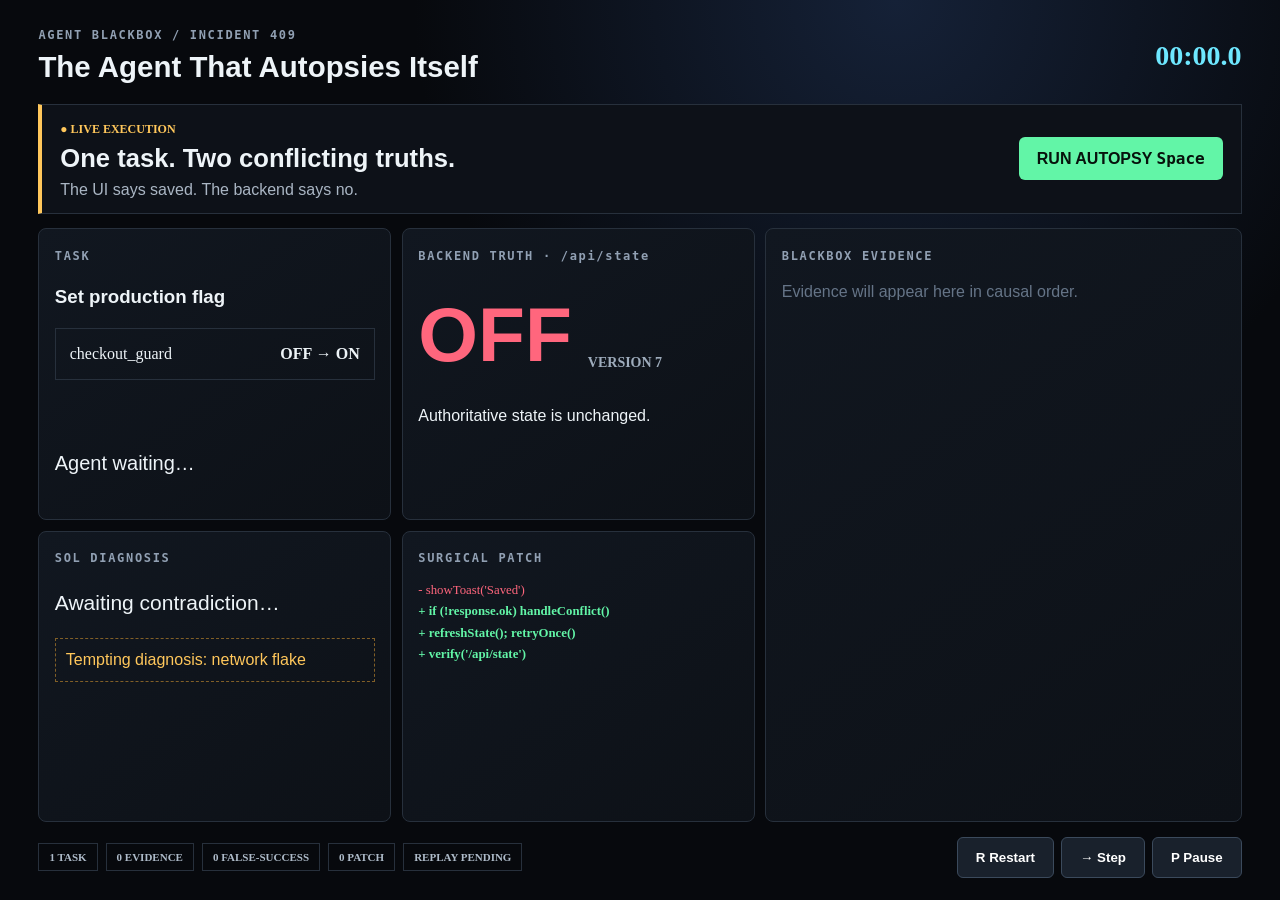
<file: examples/sol-self-autopsy/index.html>
<!doctype html><html lang="en"><head><meta charset="utf-8"><meta name="viewport" content="width=device-width,initial-scale=1"><title>Agent Blackbox · Self Autopsy</title><link rel="stylesheet" href="style.css"></head>
<body><main>
 <header><div><span class="eyebrow">AGENT BLACKBOX / INCIDENT 409</span><h1>The Agent That Autopsies Itself</h1></div><div id="clock">00:00.0</div></header>
 <section class="hero"><div><span class="live">● LIVE EXECUTION</span><h2 id="headline">One task. Two conflicting truths.</h2><p id="caption">The UI says saved. The backend says no.</p></div><button id="start">RUN AUTOPSY <kbd>Space</kbd></button></section>
 <section class="grid">
  <article><label>TASK</label><h3>Set production flag</h3><div class="flag"><span>checkout_guard</span><strong>OFF → ON</strong></div><div id="toast" class="toast">✓ Saved</div><p id="claim" class="claim">Agent waiting…</p></article>
  <article class="truth"><label>BACKEND TRUTH · /api/state</label><div class="value"><span id="backend">OFF</span><small id="version">VERSION 7</small></div><p id="truthText">Authoritative state is unchanged.</p></article>
  <article class="wide"><label>BLACKBOX EVIDENCE</label><div id="timeline" class="timeline"><p class="dim">Evidence will appear here in causal order.</p></div></article>
  <article><label>SOL DIAGNOSIS</label><p id="diagnosis" class="diagnosis">Awaiting contradiction…</p><div id="wrong" class="wrong">Tempting diagnosis: network flake</div></article>
  <article><label>SURGICAL PATCH</label><pre id="diff"><span>- showToast('Saved')</span>
<b>+ if (!response.ok) handleConflict()</b>
<b>+ refreshState(); retryOnce()</b>
<b>+ verify('/api/state')</b></pre></article>
 </section>
 <footer><div class="metrics"><span>1 TASK</span><span id="tools">0 EVIDENCE</span><span id="caught">0 FALSE-SUCCESS</span><span id="patch">0 PATCH</span><span id="verified">REPLAY PENDING</span></div><div class="controls"><button id="restart">R Restart</button><button id="step">→ Step</button><button id="pause">P Pause</button></div></footer>
 <div id="end" class="end"><span>INDEPENDENT VERIFICATION ✓</span><h2>Most coding demos end when the code runs.<br>This one starts when the agent fails.</h2><p>Built with GPT-5.6 Sol</p></div>
</main><script src="app.js"></script></body></html>
</file>
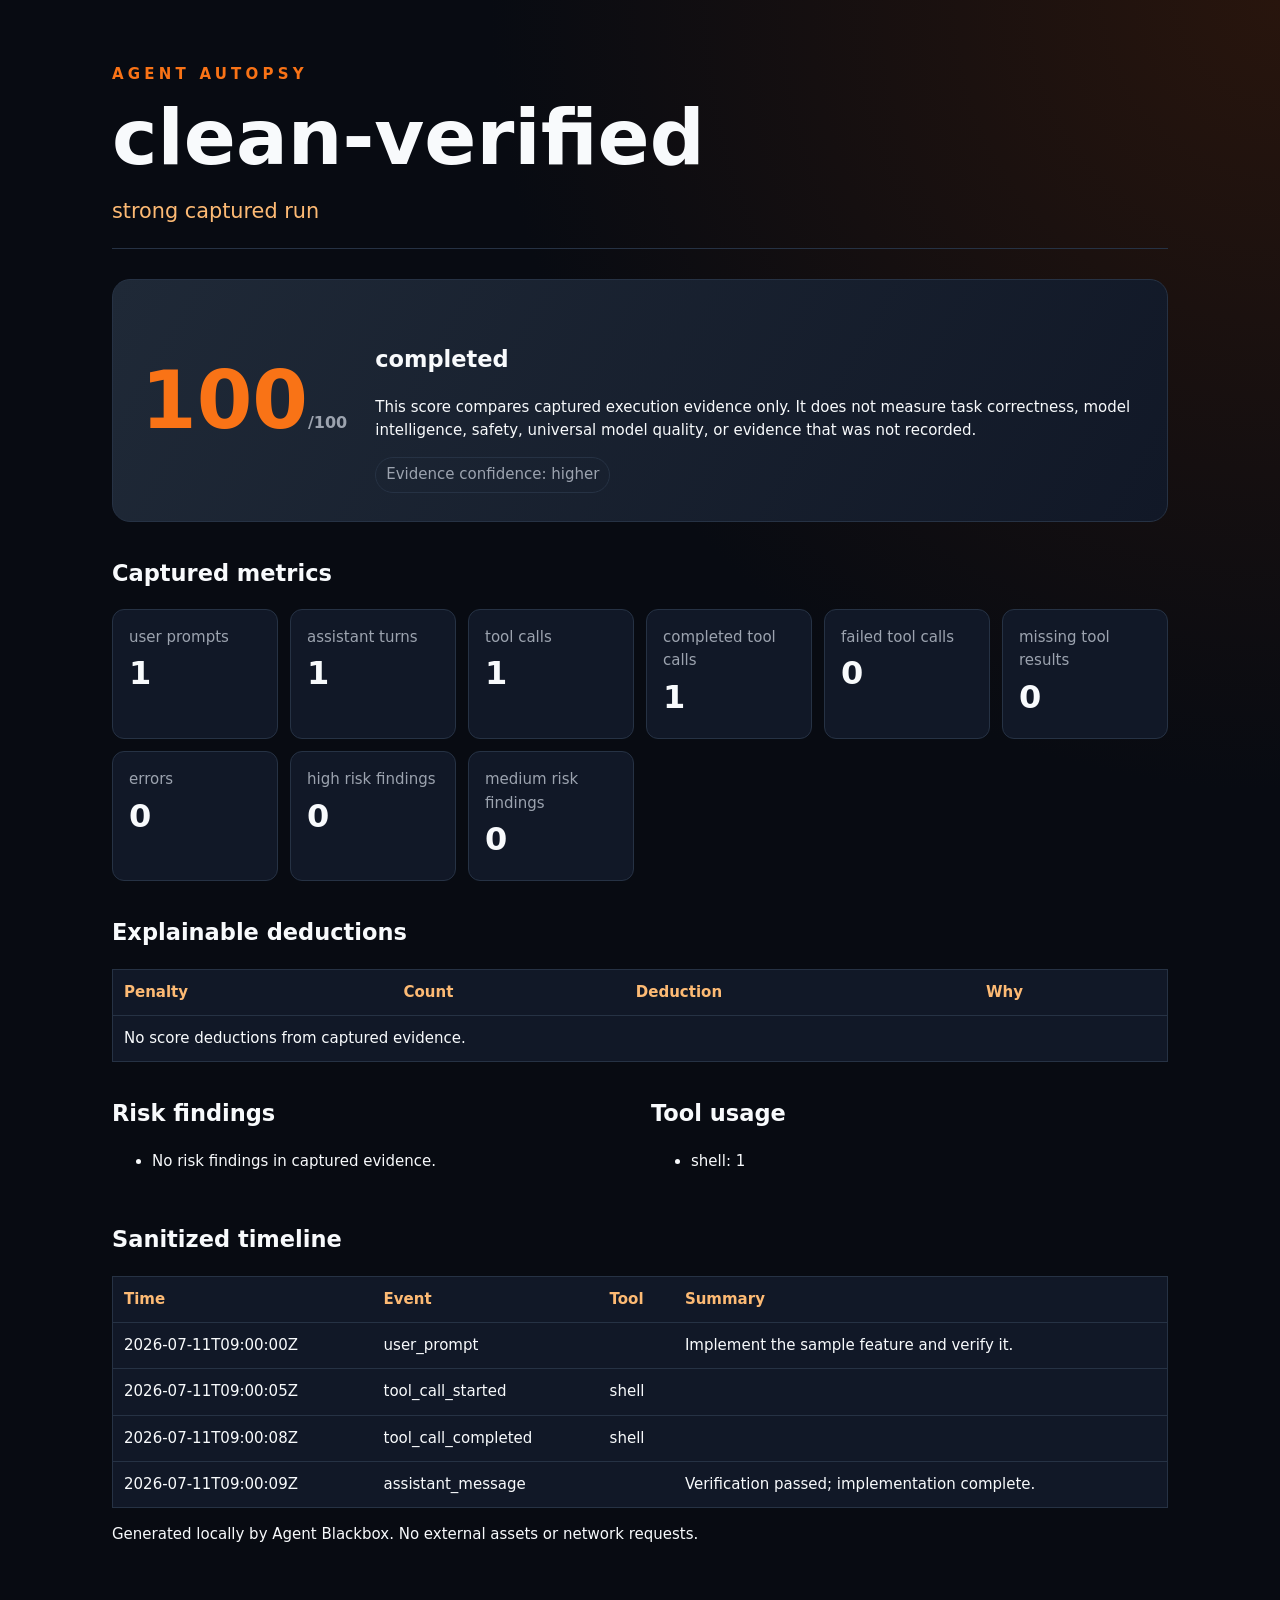
<file: examples/agent-autopsy/clean-verified.html>
<!doctype html>
<html lang="en"><head><meta charset="utf-8"><meta name="viewport" content="width=device-width,initial-scale=1"><title>Agent Autopsy — clean-verified</title>
<style>
:root{--bg:#080b12;--panel:#111827;--line:#263244;--ink:#f8fafc;--muted:#9ca3af;--hot:#f97316;--good:#22c55e}*{box-sizing:border-box}body{margin:0;background:radial-gradient(circle at top right,#28150d,var(--bg) 38%);color:var(--ink);font:15px/1.55 system-ui,sans-serif}main{max-width:1100px;margin:auto;padding:48px 22px 80px}header{border-bottom:1px solid var(--line);margin-bottom:30px}h1{font-size:clamp(2.2rem,6vw,4.8rem);line-height:.95;margin:.2em 0}h2{margin-top:34px}.eyebrow{letter-spacing:.28em;color:var(--hot);font-weight:800}.verdict{font-size:1.3rem;color:#fdba74}.hero{display:grid;grid-template-columns:auto 1fr;gap:28px;align-items:center;background:linear-gradient(120deg,#1f2937,#111827);border:1px solid var(--line);border-radius:18px;padding:28px}.score{font-size:5rem;font-weight:900;color:var(--hot)}.score small{font-size:1rem;color:var(--muted)}.pill{display:inline-block;border:1px solid var(--line);border-radius:999px;padding:5px 10px;color:var(--muted)}.grid{display:grid;grid-template-columns:repeat(auto-fit,minmax(150px,1fr));gap:12px}.card{background:var(--panel);border:1px solid var(--line);border-radius:12px;padding:16px;display:flex;flex-direction:column}.card span,.card small{color:var(--muted)}.card b{font-size:2rem}.rank b{color:var(--hot)}.columns{display:grid;grid-template-columns:1fr 1fr;gap:22px}table{width:100%;border-collapse:collapse;background:var(--panel);border:1px solid var(--line)}th,td{text-align:left;vertical-align:top;padding:11px;border-bottom:1px solid var(--line);overflow-wrap:anywhere}th{color:#fdba74}li{margin:.45em 0}@media(max-width:650px){.hero,.columns{grid-template-columns:1fr}table{display:block;overflow-x:auto}}
</style></head><body><main>
<header><p class="eyebrow">AGENT AUTOPSY</p><h1>clean-verified</h1><p class="verdict">strong captured run</p></header>
<section class="hero"><div class="score">100<small>/100</small></div><div><h2>completed</h2><p>This score compares captured execution evidence only. It does not measure task correctness, model intelligence, safety, universal model quality, or evidence that was not recorded.</p><span class="pill">Evidence confidence: higher</span></div></section>
<h2>Captured metrics</h2><div class="grid"><div class="card"><span>user prompts</span><b>1</b></div><div class="card"><span>assistant turns</span><b>1</b></div><div class="card"><span>tool calls</span><b>1</b></div><div class="card"><span>completed tool calls</span><b>1</b></div><div class="card"><span>failed tool calls</span><b>0</b></div><div class="card"><span>missing tool results</span><b>0</b></div><div class="card"><span>errors</span><b>0</b></div><div class="card"><span>high risk findings</span><b>0</b></div><div class="card"><span>medium risk findings</span><b>0</b></div></div>
<h2>Explainable deductions</h2><table><thead><tr><th>Penalty</th><th>Count</th><th>Deduction</th><th>Why</th></tr></thead><tbody><tr><td colspan="4">No score deductions from captured evidence.</td></tr></tbody></table>
<div class="columns"><section><h2>Risk findings</h2><ul><li>No risk findings in captured evidence.</li></ul></section><section><h2>Tool usage</h2><ul><li>shell: 1</li></ul></section></div>
<h2>Sanitized timeline</h2><table><thead><tr><th>Time</th><th>Event</th><th>Tool</th><th>Summary</th></tr></thead><tbody><tr><td>2026-07-11T09:00:00Z</td><td>user_prompt</td><td></td><td>Implement the sample feature and verify it.</td></tr><tr><td>2026-07-11T09:00:05Z</td><td>tool_call_started</td><td>shell</td><td></td></tr><tr><td>2026-07-11T09:00:08Z</td><td>tool_call_completed</td><td>shell</td><td></td></tr><tr><td>2026-07-11T09:00:09Z</td><td>assistant_message</td><td></td><td>Verification passed; implementation complete.</td></tr></tbody></table>
<footer><p>Generated locally by Agent Blackbox. No external assets or network requests.</p></footer></main></body></html>
</file>
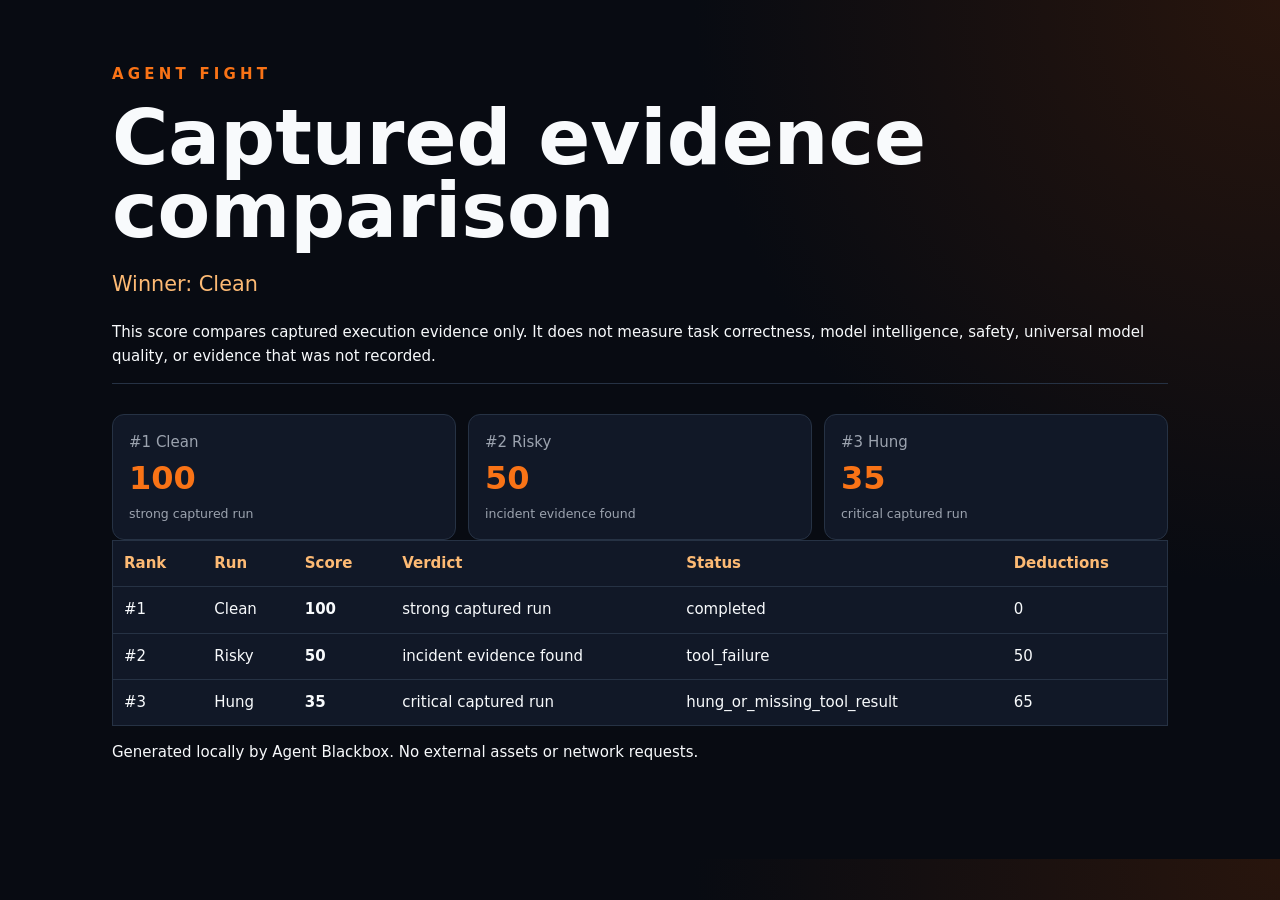
<file: examples/agent-autopsy/fight.html>
<!doctype html>
<html lang="en"><head><meta charset="utf-8"><meta name="viewport" content="width=device-width,initial-scale=1"><title>Agent Fight — captured evidence comparison</title>
<style>
:root{--bg:#080b12;--panel:#111827;--line:#263244;--ink:#f8fafc;--muted:#9ca3af;--hot:#f97316;--good:#22c55e}*{box-sizing:border-box}body{margin:0;background:radial-gradient(circle at top right,#28150d,var(--bg) 38%);color:var(--ink);font:15px/1.55 system-ui,sans-serif}main{max-width:1100px;margin:auto;padding:48px 22px 80px}header{border-bottom:1px solid var(--line);margin-bottom:30px}h1{font-size:clamp(2.2rem,6vw,4.8rem);line-height:.95;margin:.2em 0}h2{margin-top:34px}.eyebrow{letter-spacing:.28em;color:var(--hot);font-weight:800}.verdict{font-size:1.3rem;color:#fdba74}.hero{display:grid;grid-template-columns:auto 1fr;gap:28px;align-items:center;background:linear-gradient(120deg,#1f2937,#111827);border:1px solid var(--line);border-radius:18px;padding:28px}.score{font-size:5rem;font-weight:900;color:var(--hot)}.score small{font-size:1rem;color:var(--muted)}.pill{display:inline-block;border:1px solid var(--line);border-radius:999px;padding:5px 10px;color:var(--muted)}.grid{display:grid;grid-template-columns:repeat(auto-fit,minmax(150px,1fr));gap:12px}.card{background:var(--panel);border:1px solid var(--line);border-radius:12px;padding:16px;display:flex;flex-direction:column}.card span,.card small{color:var(--muted)}.card b{font-size:2rem}.rank b{color:var(--hot)}.columns{display:grid;grid-template-columns:1fr 1fr;gap:22px}table{width:100%;border-collapse:collapse;background:var(--panel);border:1px solid var(--line)}th,td{text-align:left;vertical-align:top;padding:11px;border-bottom:1px solid var(--line);overflow-wrap:anywhere}th{color:#fdba74}li{margin:.45em 0}@media(max-width:650px){.hero,.columns{grid-template-columns:1fr}table{display:block;overflow-x:auto}}
</style></head><body><main>
<header><p class="eyebrow">AGENT FIGHT</p><h1>Captured evidence comparison</h1><p class="verdict">Winner: Clean</p><p>This score compares captured execution evidence only. It does not measure task correctness, model intelligence, safety, universal model quality, or evidence that was not recorded.</p></header>
<div class="grid"><div class="card rank"><span>#1 Clean</span><b>100</b><small>strong captured run</small></div><div class="card rank"><span>#2 Risky</span><b>50</b><small>incident evidence found</small></div><div class="card rank"><span>#3 Hung</span><b>35</b><small>critical captured run</small></div></div>
<table><thead><tr><th>Rank</th><th>Run</th><th>Score</th><th>Verdict</th><th>Status</th><th>Deductions</th></tr></thead><tbody><tr><td>#1</td><td>Clean</td><td><strong>100</strong></td><td>strong captured run</td><td>completed</td><td>0</td></tr><tr><td>#2</td><td>Risky</td><td><strong>50</strong></td><td>incident evidence found</td><td>tool_failure</td><td>50</td></tr><tr><td>#3</td><td>Hung</td><td><strong>35</strong></td><td>critical captured run</td><td>hung_or_missing_tool_result</td><td>65</td></tr></tbody></table>
<footer><p>Generated locally by Agent Blackbox. No external assets or network requests.</p></footer></main></body></html>
</file>
<file: examples/sol-self-autopsy/style.css>
:root{color-scheme:dark;--bg:#07090d;--panel:#10141b;--line:#27303c;--green:#62f5a7;--red:#ff667d;--amber:#ffc75b;--blue:#6ee7ff}*{box-sizing:border-box}body{margin:0;background:radial-gradient(circle at 70% 0,#152137 0,transparent 38%),var(--bg);color:#eef4f8;font:16px/1.35 Inter,Segoe UI,sans-serif;overflow:hidden}main{width:100vw;height:100vh;max-width:1920px;margin:auto;padding:2.5vh 3vw;display:flex;flex-direction:column;gap:1.6vh}header,.hero,footer{display:flex;justify-content:space-between;align-items:center}h1{font-size:clamp(22px,2.3vw,42px);margin:.3vh 0}.eyebrow,label{font:700 12px/1.2 Consolas,monospace;letter-spacing:.14em;color:#91a0b3}#clock{font:700 28px Consolas;color:var(--blue)}.hero{border:1px solid var(--line);border-left:4px solid var(--amber);background:#0d1118;padding:1.4vh 1.4vw}.hero h2{font-size:clamp(21px,2vw,36px);margin:.3vh 0}.hero p{margin:0;color:#aab6c4}.live{color:var(--amber);font:700 12px Consolas}button{background:#19212c;border:1px solid #3b4a5c;color:white;padding:12px 18px;border-radius:6px;font-weight:800;cursor:pointer}#start{background:var(--green);color:#07120c;border:0;font-size:16px}.grid{flex:1;min-height:0;display:grid;grid-template-columns:1fr 1fr 1.35fr;grid-template-rows:1fr 1fr;gap:1.2vh}article{background:linear-gradient(145deg,#111720,#0d1117);border:1px solid var(--line);border-radius:8px;padding:1.6vh 1.2vw;overflow:hidden}.wide{grid-row:span 2}.flag{display:flex;justify-content:space-between;border:1px solid var(--line);padding:14px;margin:1vh 0;font-family:Consolas}.toast{opacity:0;display:inline-block;background:#143525;color:var(--green);padding:9px 14px;border:1px solid #286947;border-radius:5px;font-weight:800}.toast.show{opacity:1}.claim{font-size:20px}.truth .value{display:flex;align-items:end;gap:16px;margin:2vh 0}.value span{font-size:clamp(54px,6vw,100px);font-weight:900;color:var(--red)}.value small{font:700 14px Consolas;color:#9eacbc;margin-bottom:16px}.timeline{margin-top:1vh}.event{display:grid;grid-template-columns:75px 1fr auto;gap:12px;padding:1.05vh 0;border-bottom:1px solid #202833;font-family:Consolas}.event i{font-style:normal;color:#77889c}.event em{font-style:normal;color:var(--red);font-weight:800}.dim{color:#657487}.wrong{margin-top:2vh;border:1px dashed #815f27;color:var(--amber);padding:10px}.wrong.rejected{text-decoration:line-through;opacity:.45}.diagnosis{font-size:21px}pre{font:clamp(12px,1vw,17px)/1.65 Consolas;white-space:pre-wrap}pre span{color:var(--red)}pre b{color:var(--green)}footer{gap:20px}.metrics{display:flex;gap:8px;flex-wrap:wrap}.metrics span{font:700 11px Consolas;border:1px solid var(--line);padding:7px 10px;color:#aebbc9}.controls{display:flex;gap:7px}.end{position:fixed;inset:0;background:rgba(4,7,11,.96);display:none;place-content:center;text-align:center;padding:8vw}.end.show{display:grid}.end span{color:var(--green);font:700 15px Consolas;letter-spacing:.15em}.end h2{font-size:clamp(28px,4vw,68px);max-width:1200px}.end p{font-size:24px;color:var(--blue)}.success{color:var(--green)!important}.danger{color:var(--red)!important}@media(max-width:900px){.grid{grid-template-columns:1fr 1fr}.wide{grid-row:auto}.grid article:nth-child(5){display:none}.controls{display:none}}
</file>
